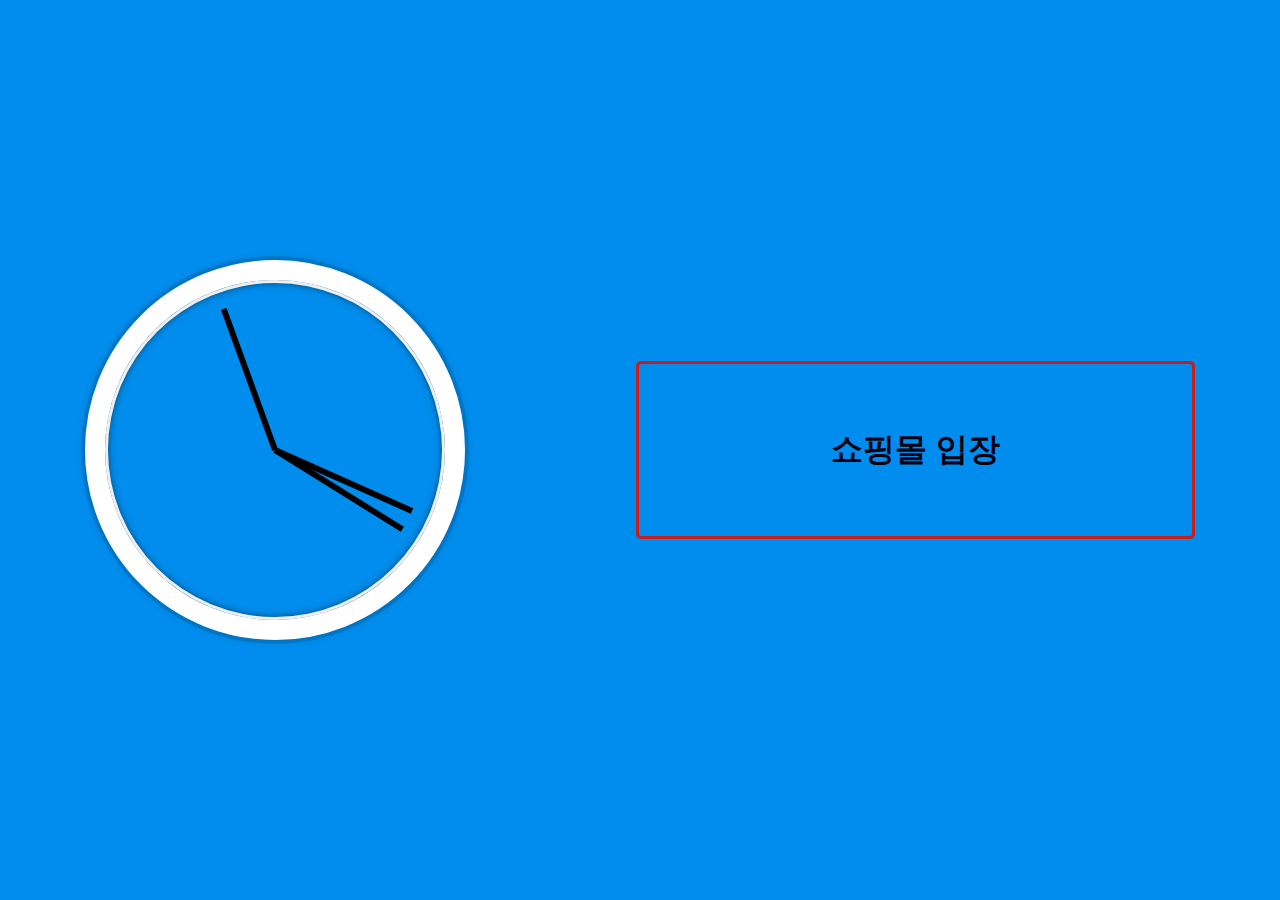
<file: [기말프로젝트]_2018301076_최민규/index.html>
<!DOCTYPE html>
<html lang="kr">
<head>
  <meta charset="UTF-8">
  <title>쇼핑몰 입장</title>
</head>
<body>


    <div class="clock">
      <div class="clock-face">
        <div class="hand hour-hand"></div>
        <div class="hand min-hand"></div>
        <div class="hand second-hand"></div>
      </div>
    </div>


  <style>
    html {
      background: #018DED url(https://mblogthumb-phinf.pstatic.net/MjAxNzAxMTBfMjU1/MDAxNDg0MDQ0OTE5MDcy.o5MYjgfGmP0-Al1qViyxSnOCHCJ7f0SVhMbX6fAeo3gg.PNKxQfS3MzPbIt9lzXkSP38_x-p0Co2sybNSvRkLVgUg.PNG.kbc20000/TOKYO_TOWN_WUXGA_001.png?type=w800);
      font-family: 'helvetica neue';
      text-align: center;
      font-size: 10px;
    }

    body {
      margin: 0;
      font-size: 2rem;
      display: flex;
      flex: 1;
      min-height: 100vh;
      align-items: center;
    }

    .clock {
      width: 30rem;
      height: 30rem;
      border: 20px solid white;
      border-radius: 50%;
      margin: 50px auto;
      position: relative;
      padding: 2rem;
      box-shadow:
        0 0 0 4px rgba(0,0,0,0.1),
        inset 0 0 0 3px #EFEFEF,
        inset 0 0 10px black,
        0 0 10px rgba(0,0,0,0.2);
    }

    .clock-face {
      position: relative;
      width: 100%;
      height: 100%;
      transform: translateY(-3px); 
    }

    .hand {
      width: 50%;
      height: 6px;
      background: black;
      position: absolute;
      top: 50%;
      transform-origin: 100%;
      transform: rotate(90deg);
      transition: all 0.05s;
      transition-timing-function: cubic-bezier(0.1, 2.7, 0.58, 1);
    }

    h1 {
        position: relative;
        text-align: center;
       
    }

    button {
        background: none;
        border: 3px solid rgb(201, 28, 28);
        border-radius: 5px;
        color: rgb(4, 3, 20);
        display: block;
        font-size: 1.6em;
        font-weight: bold;
        margin: 1em auto;
        padding: 2em 6em;
        position: relative;
        text-transform: uppercase;
}
</style>

<script>
  const secondHand = document.querySelector('.second-hand');
  const minsHand = document.querySelector('.min-hand');
  const hourHand = document.querySelector('.hour-hand');

  function setDate() {
    const now = new Date();

    const seconds = now.getSeconds();
    const secondsDegrees = ((seconds / 60) * 360) + 90;
    secondHand.style.transform = `rotate(${secondsDegrees}deg)`;

    const mins = now.getMinutes();
    const minsDegrees = ((mins / 60) * 360) + ((seconds/60)*6) + 90;
    minsHand.style.transform = `rotate(${minsDegrees}deg)`;

    const hour = now.getHours();
    const hourDegrees = ((hour / 12) * 360) + ((mins/60)*30) + 90;
    hourHand.style.transform = `rotate(${hourDegrees}deg)`;
  }

  setInterval(setDate, 1000);

  setDate();

</script>

<button type="button" onclick="location.href='티셔츠.html'">쇼핑몰 입장</button>



</body>
</html>
</file>
